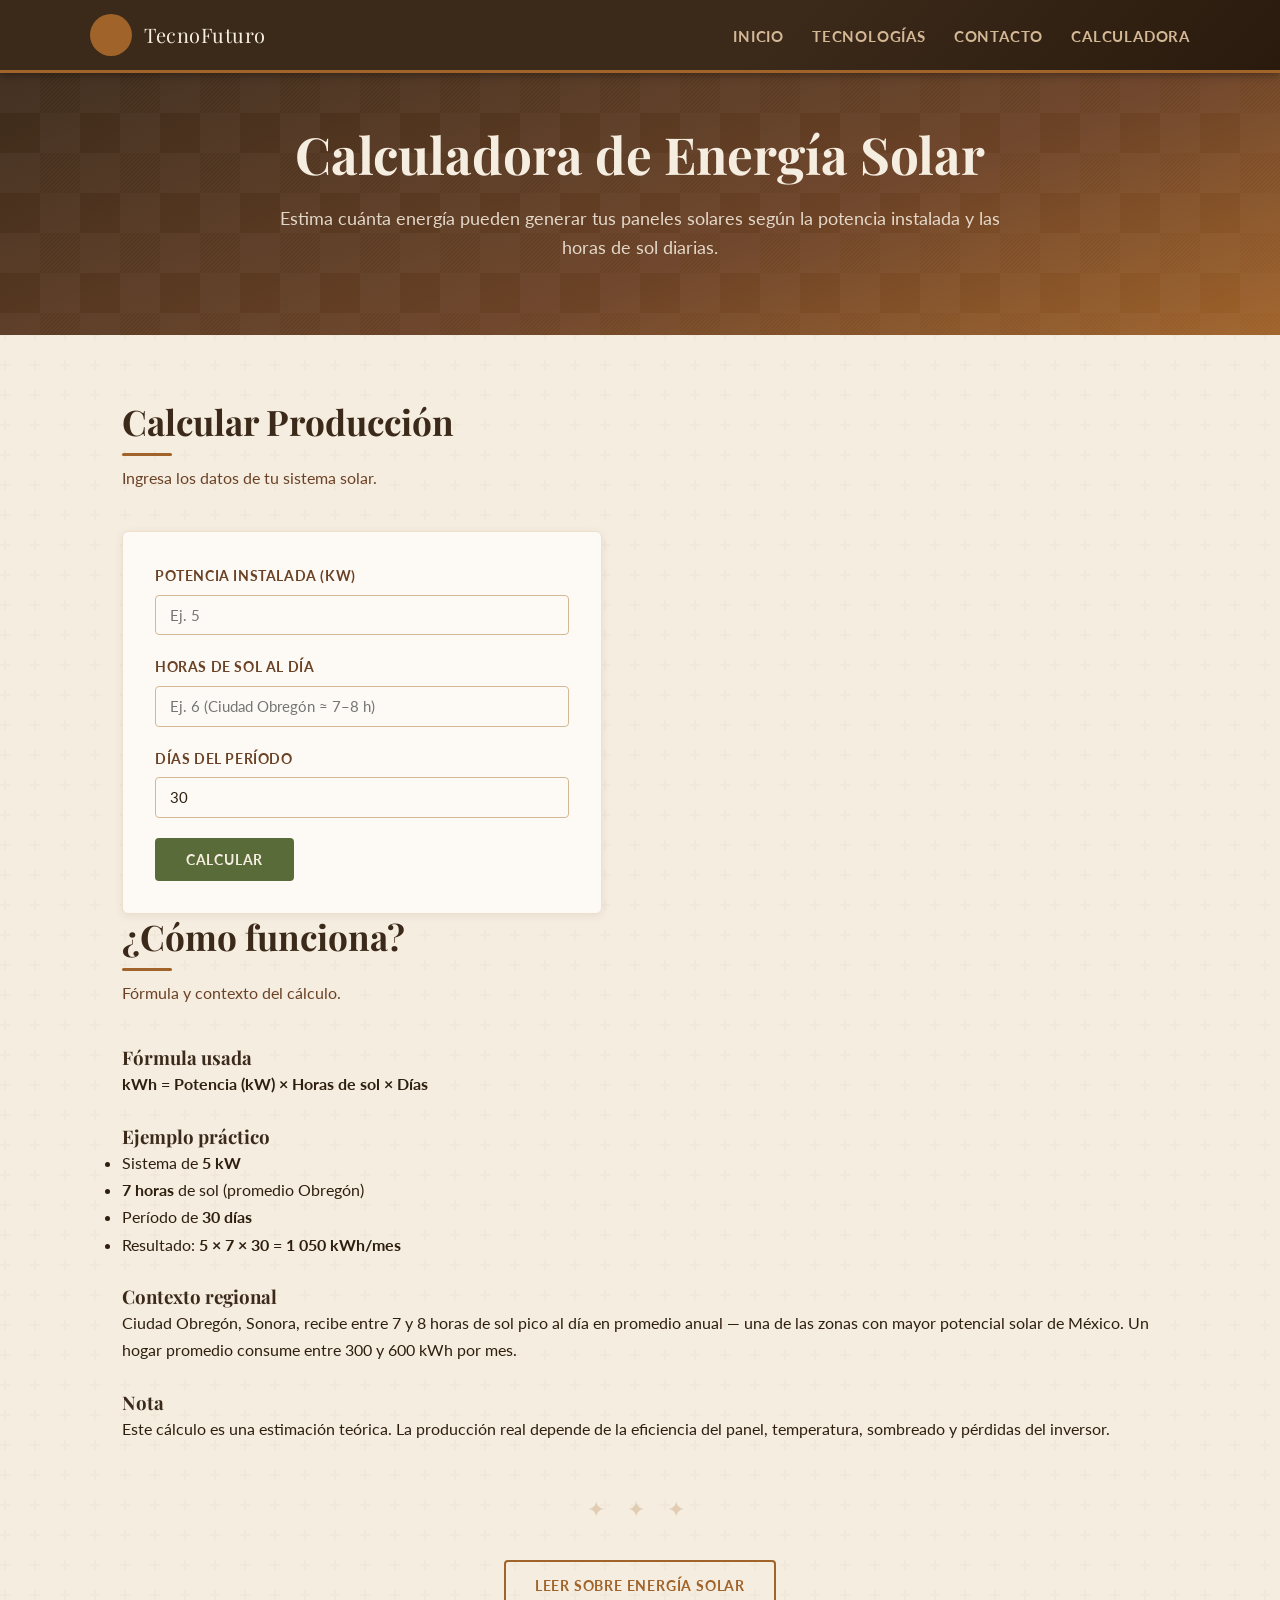
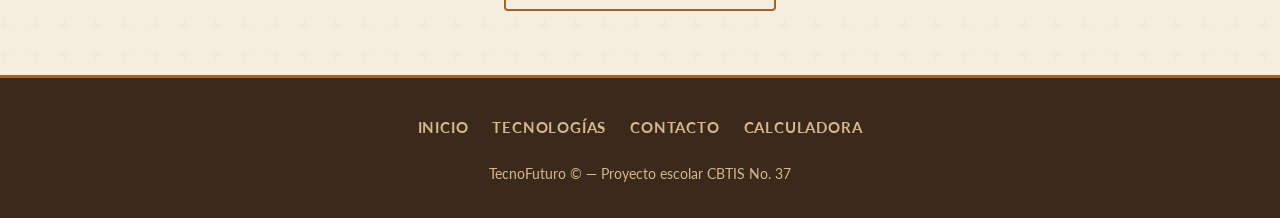
<file: calculadora.html>
<!DOCTYPE html>
<html lang="es">
<head>
  <meta charset="UTF-8" />
  <meta name="viewport" content="width=device-width, initial-scale=1.0" />
  <title>TecnoFuturo | Calculadora Solar</title>
  <link rel="stylesheet" href="css/styles.css" />
  <style src="css/calculadora.css"> </style>
</head>
<body>

  <header>
    <div class="header-inner">
      <a href="index.html" class="logo">
        <div class="logo-icon"></div>
        <span class="logo-text">TecnoFuturo</span>
      </a>
      <button class="menu-toggle" aria-label="Abrir menú">
        <span></span><span></span><span></span>
      </button>
      <nav>
        <ul>
          <li><a href="index.html">Inicio</a></li>
          <li><a href="tecnologias.html">Tecnologías</a></li>
          <li><a href="contacto.html">Contacto</a></li>
          <li><a href="calculadora.html">Calculadora</a></li>
        </ul>
      </nav>
    </div>
  </header>


  <section class="hero" style="padding:3rem 2rem 2.5rem;">
    <div class="hero-inner">
      <h1>Calculadora de Energía Solar </h1>
      <p>Estima cuánta energía pueden generar tus paneles solares según la potencia instalada y las horas de sol diarias.</p>
    </div>
  </section>


  <section class="seccion">
    <div class="calc-grid">

      <div>
        <h2 class="seccion-titulo">Calcular Producción</h2>
        <p class="seccion-subtitulo">Ingresa los datos de tu sistema solar.</p>

        <div class="calc-wrap">

          <div class="campo">
            <label for="potencia">Potencia instalada (kW)</label>
            <input type="number" id="potencia" placeholder="Ej. 5" min="0" step="0.1" />
          </div>

          <div class="campo">
            <label for="horas">Horas de sol al día</label>
            <input type="number" id="horas" placeholder="Ej. 6 (Ciudad Obregón ≈ 7–8 h)" min="0" max="24" step="0.5" />
          </div>

          <div class="campo">
            <label for="dias">Días del período</label>
            <input type="number" id="dias" placeholder="Ej. 30 para un mes" min="1" max="365" value="30" />
          </div>

          <button class="btn btn-verde" onclick="calcular()">Calcular</button>

          <div id="resultado-calc">
            <div class="resultado-icon" id="res-icono"></div>
            <p id="res-texto" style="font-size:1rem;"></p>
            <span class="nivel-badge" id="res-badge"></span>
          </div>

        </div>
      </div>


      <div>
        <h2 class="seccion-titulo">¿Cómo funciona?</h2>
        <p class="seccion-subtitulo">Fórmula y contexto del cálculo.</p>

        <div class="explicacion">
          <h3>Fórmula usada</h3>
          <p>
            <strong>kWh = Potencia (kW) × Horas de sol × Días</strong>
          </p>
          <br>
          <h3>Ejemplo práctico</h3>
          <ul>
            <li>Sistema de <strong>5 kW</strong></li>
            <li><strong>7 horas</strong> de sol (promedio Obregón)</li>
            <li>Período de <strong>30 días</strong></li>
            <li>Resultado: <strong>5 × 7 × 30 = 1 050 kWh/mes</strong></li>
          </ul>
          <br>
          <h3>Contexto regional</h3>
          <p>
            Ciudad Obregón, Sonora, recibe entre 7 y 8 horas de sol pico al día en promedio anual — una de las zonas con mayor potencial solar de México. Un hogar promedio consume entre 300 y 600 kWh por mes.
          </p>
          <br>
          <h3>Nota</h3>
          <p>Este cálculo es una estimación teórica. La producción real depende de la eficiencia del panel, temperatura, sombreado y pérdidas del inversor.</p>
        </div>
      </div>

    </div>

    <div class="separador" style="margin-top:3rem;">✦ ✦ ✦</div>
    <p style="text-align:center; margin-top:2rem;">
      <a href="tecnologias.html#solar" class="btn btn-outline">Leer sobre energía solar</a>
    </p>
  </section>
  <footer>
    <div class="footer-inner">
      <nav class="footer-nav">
        <a href="index.html">Inicio</a>
        <a href="tecnologias.html">Tecnologías</a>
        <a href="contacto.html">Contacto</a>
        <a href="calculadora.html">Calculadora</a>
      </nav>
      <p> TecnoFuturo &copy; <span id="anio"></span> — Proyecto escolar CBTIS No. 37</p>
    </div>
  </footer>
  <script src="js/calculadora.js"> </script>
</body>
</html>
</file>
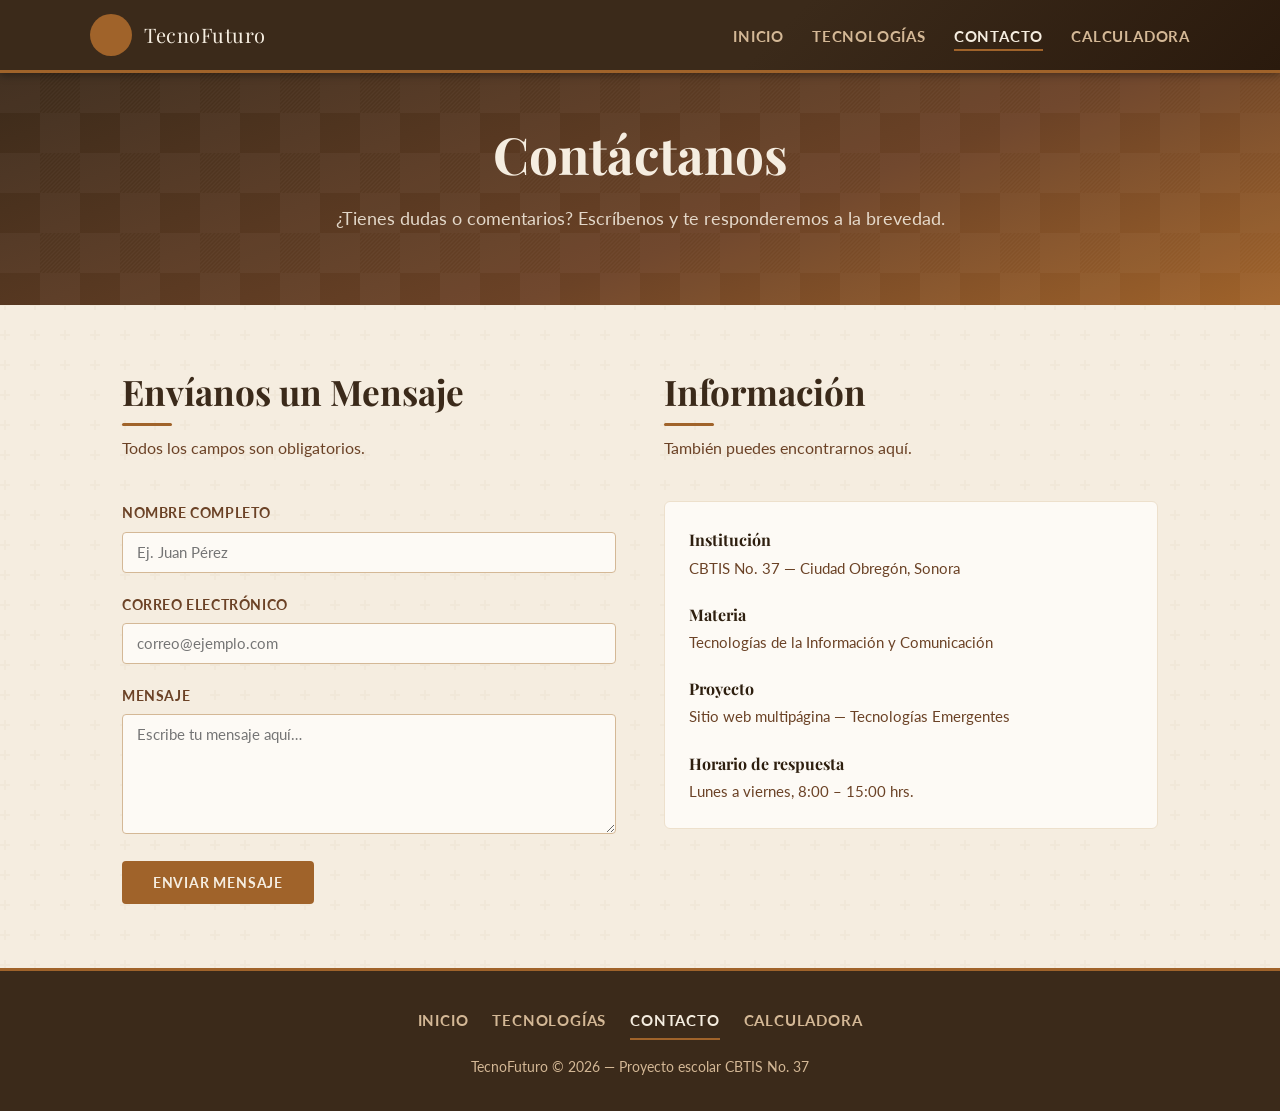
<file: contacto.html>
<!DOCTYPE html>
<html lang="es">
<head>
  <meta charset="UTF-8" />
  <meta name="viewport" content="width=device-width, initial-scale=1.0" />
  <title>TecnoFuturo | Contacto</title>
  <link rel="stylesheet" href="css/styles.css" />
  <style>
   
  </style>
</head>
<body>

  <header>
    <div class="header-inner">
      <a href="index.html" class="logo">
        <div class="logo-icon"></div>
        <span class="logo-text">TecnoFuturo</span>
      </a>
      <button class="menu-toggle" aria-label="Abrir menú">
        <span></span><span></span><span></span>
      </button>
      <nav>
        <ul>
          <li><a href="index.html">Inicio</a></li>
          <li><a href="tecnologias.html">Tecnologías</a></li>
          <li><a href="contacto.html">Contacto</a></li>
          <li><a href="calculadora.html">Calculadora</a></li>
        </ul>
      </nav>
    </div>
  </header>

  <section class="hero" style="padding:3rem 2rem 2.5rem;">
    <div class="hero-inner">
      <h1>Contáctanos</h1>
      <p>¿Tienes dudas o comentarios? Escríbenos y te responderemos a la brevedad.</p>
    </div>
  </section>

  <section class="seccion">
    <div style="display:grid; grid-template-columns:1fr 1fr; gap:3rem; align-items:start;">

      <div>
        <h2 class="seccion-titulo">Envíanos un Mensaje</h2>
        <p class="seccion-subtitulo">Todos los campos son obligatorios.</p>

        <div id="alerta" class="alerta" role="alert"></div>

        <form id="miFormulario">
  <div class="form-wrap">
    <div class="campo">
      <label for="nombre">Nombre completo</label>
      <input type="text" id="nombre" name="nombre" placeholder="Ej. Juan Pérez" autocomplete="name" />
    </div>

    <div class="campo">
      <label for="email">Correo electrónico</label>
      <input type="email" id="email" name="email" placeholder="correo@ejemplo.com" autocomplete="email" />
    </div>

    <div class="campo">
      <label for="mensaje">Mensaje</label>
      <textarea id="mensaje" name="mensaje" placeholder="Escribe tu mensaje aquí…"></textarea>
    </div>

    <button type="submit" class="btn btn-primary">Enviar Mensaje</button>
  </div>
</form>
      </div>

      <div>
        <h2 class="seccion-titulo">Información</h2>
        <p class="seccion-subtitulo">También puedes encontrarnos aquí.</p>

        <div style="background:var(--blanco); border:1px solid var(--crema-oscura); border-radius:6px; padding:1.5rem; display:flex; flex-direction:column; gap:1.25rem;">
          <div>
            <strong style="font-family:'Playfair Display',serif;">Institución</strong><br>
            <span style="color:var(--texto-claro); font-size:.92rem;">CBTIS No. 37 — Ciudad Obregón, Sonora</span>
          </div>
          <div>
            <strong style="font-family:'Playfair Display',serif;">Materia</strong><br>
            <span style="color:var(--texto-claro); font-size:.92rem;">Tecnologías de la Información y Comunicación</span>
          </div>
          <div>
            <strong style="font-family:'Playfair Display',serif;">Proyecto</strong><br>
            <span style="color:var(--texto-claro); font-size:.92rem;">Sitio web multipágina — Tecnologías Emergentes</span>
          </div>
          <div>
            <strong style="font-family:'Playfair Display',serif;">Horario de respuesta</strong><br>
            <span style="color:var(--texto-claro); font-size:.92rem;">Lunes a viernes, 8:00 – 15:00 hrs.</span>
          </div>
        </div>
      </div>

    </div>
  </section>

  <footer>
    <div class="footer-inner">
      <nav class="footer-nav">
        <a href="index.html">Inicio</a>
        <a href="tecnologias.html">Tecnologías</a>
        <a href="contacto.html">Contacto</a>
        <a href="calculadora.html">Calculadora</a>
      </nav>
      <p>TecnoFuturo &copy; <span id="anio"></span> — Proyecto escolar CBTIS No. 37</p>
    </div>
  </footer>

  <script src="js/main.js"></script>
  <script src="js/contacto.js"></script>
</body>
</html>
</file>
<file: css/styles.css>
@import url('https://fonts.googleapis.com/css2?family=Playfair+Display:wght@400;600;700&family=Lato:wght@300;400;700&display=swap');


:root {
  --cafe-oscuro:  #3b2a1a;
  --cafe-medio:   #6b4226;
  --cafe-claro:   #a0632a;
  --arena:        #d4b896;
  --crema:        #f5ede0;
  --crema-oscura: #ede0cc;
  --verde-musgo:  #5a6b3a;
  --texto:        #2e1f0f;
  --texto-claro:  #6b4226;
  --blanco:       #fdfaf5;
}

*, *::before, *::after { box-sizing: border-box; margin: 0; padding: 0; }

html { scroll-behavior: smooth; }

body {
  font-family: 'Lato', sans-serif;
  background-color: var(--crema);
  color: var(--texto);
  line-height: 1.7;
  background-image:
    url("data:image/svg+xml,%3Csvg width='60' height='60' viewBox='0 0 60 60' xmlns='http://www.w3.org/2000/svg'%3E%3Cg fill='none' fill-rule='evenodd'%3E%3Cg fill='%23a0632a' fill-opacity='0.04'%3E%3Cpath d='M36 34v-4h-2v4h-4v2h4v4h2v-4h4v-2h-4zm0-30V0h-2v4h-4v2h4v4h2V6h4V4h-4zM6 34v-4H4v4H0v2h4v4h2v-4h4v-2H6zM6 4V0H4v4H0v2h4v4h2V6h4V4H6z'/%3E%3C/g%3E%3C/g%3E%3C/svg%3E");
}

h1, h2, h3, h4 {
  font-family: 'Playfair Display', serif;
  color: var(--cafe-oscuro);
  line-height: 1.3;
}

a { color: var(--cafe-claro); text-decoration: none; transition: color .25s; }
a:hover { color: var(--verde-musgo); }

img { max-width: 100%; height: auto; display: block; border-radius: 4px; }

header {
  background-color: var(--cafe-oscuro);
  background-image: linear-gradient(135deg, var(--cafe-oscuro) 60%, #2a1a0d);
  padding: 0 2rem;
  position: sticky;
  top: 0;
  z-index: 1000;
  box-shadow: 0 2px 8px rgba(0,0,0,0.35);
  border-bottom: 3px solid var(--cafe-claro);
}

.header-inner {
  max-width: 1100px;
  margin: 0 auto;
  display: flex;
  align-items: center;
  justify-content: space-between;
  height: 70px;
}

.logo {
  display: flex;
  align-items: center;
  gap: .75rem;
  text-decoration: none;
}
.logo-icon {
  width: 42px;
  height: 42px;
  background: var(--cafe-claro);
  border-radius: 50%;
  display: flex;
  align-items: center;
  justify-content: center;
  font-size: 1.3rem;
}
.logo-text {
  font-family: 'Playfair Display', serif;
  font-size: 1.25rem;
  color: var(--crema);
  letter-spacing: .5px;
}

nav ul {
  list-style: none;
  display: flex;
  gap: 1.75rem;
}
nav a {
  color: var(--arena);
  font-size: .92rem;
  font-weight: 700;
  letter-spacing: .8px;
  text-transform: uppercase;
  padding: .3rem 0;
  border-bottom: 2px solid transparent;
  transition: all .25s;
}
nav a:hover,
nav a.activo {
  color: var(--crema);
  border-color: var(--cafe-claro);
}


.menu-toggle {
  display: none;
  flex-direction: column;
  gap: 5px;
  background: none;
  border: none;
  cursor: pointer;
  padding: 4px;
}
.menu-toggle span {
  width: 26px;
  height: 2px;
  background: var(--arena);
  border-radius: 2px;
  transition: all .3s;
}


.hero {
  background: linear-gradient(160deg, var(--cafe-oscuro) 0%, var(--cafe-medio) 60%, var(--cafe-claro) 100%);
  color: var(--crema);
  padding: 5rem 2rem 4rem;
  text-align: center;
  position: relative;
  overflow: hidden;
}
.hero::before {
  content: '';
  position: absolute;
  inset: 0;
  background: url("data:image/svg+xml,%3Csvg width='80' height='80' viewBox='0 0 80 80' xmlns='http://www.w3.org/2000/svg'%3E%3Cg fill='%23f5ede0' fill-opacity='0.04'%3E%3Cpath d='M0 0h40v40H0V0zm40 40h40v40H40V40zm0-40h2l-2 2V0zm0 4l4-4h2l-6 6V4zm0 4l8-8h2L40 10V8zm0 4L52 0h2L40 14v-2zm0 4L56 0h2L40 18v-2zm0 4L60 0h2L40 22v-2zm0 4L64 0h2L40 26v-2zm0 4L68 0h2L40 30v-2zm0 4L72 0h2L40 34v-2zm0 4L76 0h2L40 38v-2zm0 4L80 0v2L42 40h-2zm4 0L80 4v2L46 40h-2zm4 0L80 8v2L50 40h-2zm4 0L80 12v2L54 40h-2zm4 0L80 16v2L58 40h-2zm4 0L80 20v2L62 40h-2zm4 0L80 24v2L66 40h-2zm4 0L80 28v2L70 40h-2zm4 0L80 32v2L74 40h-2zm4 0L80 36v2L78 40h-2zm4 0L80 40 78 40z'/%3E%3C/g%3E%3C/svg%3E");
}
.hero-inner { position: relative; max-width: 720px; margin: 0 auto; }
.hero h1 { font-size: clamp(2rem, 5vw, 3.2rem); margin-bottom: 1rem; color: var(--crema); }
.hero p { font-size: 1.1rem; opacity: .88; margin-bottom: 2rem; }

#ubicacion {
  display: inline-block;
  background: rgba(245,237,224,.12);
  border: 1px solid rgba(245,237,224,.25);
  color: var(--arena);
  font-size: .85rem;
  padding: .4rem 1rem;
  border-radius: 20px;
  margin-bottom: 2rem;
}


.btn {
  display: inline-block;
  padding: .7rem 1.8rem;
  border-radius: 4px;
  font-family: 'Lato', sans-serif;
  font-weight: 700;
  font-size: .9rem;
  letter-spacing: .8px;
  text-transform: uppercase;
  cursor: pointer;
  border: 2px solid transparent;
  transition: all .28s ease;
}
.btn-primary {
  background: var(--cafe-claro);
  color: var(--crema);
  border-color: var(--cafe-claro);
}
.btn-primary:hover {
  background: var(--cafe-medio);
  border-color: var(--cafe-medio);
  color: var(--crema);
  transform: translateY(-2px);
  box-shadow: 0 4px 12px rgba(59,42,26,.3);
}
.btn-outline {
  background: transparent;
  color: var(--cafe-claro);
  border-color: var(--cafe-claro);
}
.btn-outline:hover {
  background: var(--cafe-claro);
  color: var(--crema);
  transform: translateY(-2px);
}
.btn-verde {
  background: var(--verde-musgo);
  color: var(--crema);
  border-color: var(--verde-musgo);
}
.btn-verde:hover {
  background: #4a5a2e;
  transform: translateY(-2px);
}


.seccion {
  padding: 4rem 2rem;
  max-width: 1100px;
  margin: 0 auto;
}
.seccion-titulo {
  font-size: clamp(1.6rem, 3vw, 2.2rem);
  margin-bottom: .5rem;
  position: relative;
}
.seccion-titulo::after {
  content: '';
  display: block;
  width: 50px;
  height: 3px;
  background: var(--cafe-claro);
  margin-top: .5rem;
  border-radius: 2px;
}
.seccion-subtitulo { color: var(--texto-claro); margin-bottom: 2.5rem; font-size: 1rem; }


.cards-grid {
  display: grid;
  grid-template-columns: repeat(auto-fit, minmax(240px, 1fr));
  gap: 1.75rem;
}
.card {
  background: var(--blanco);
  border: 1px solid var(--crema-oscura);
  border-radius: 6px;
  overflow: hidden;
  transition: transform .3s, box-shadow .3s;
  box-shadow: 0 2px 6px rgba(59,42,26,.08);
}
.card:hover {
  transform: translateY(-4px);
  box-shadow: 0 8px 22px rgba(59,42,26,.14);
}
.card-img {
  width: 100%;
  height: 165px;
  object-fit: cover;
}
.card-img-placeholder {
  width: 100%;
  height: 165px;
  display: flex;
  align-items: center;
  justify-content: center;
  font-size: 3rem;
  background: linear-gradient(135deg, var(--cafe-medio), var(--cafe-oscuro));
}
.card-body { padding: 1.25rem 1.25rem 1.5rem; }
.card-body h3 { font-size: 1.15rem; margin-bottom: .5rem; }
.card-body p { font-size: .9rem; color: var(--texto-claro); margin-bottom: 1rem; line-height: 1.6; }


.detalle-extra {
  display: none;
  font-size: .88rem;
  color: var(--texto);
  background: var(--crema);
  border-left: 3px solid var(--cafe-claro);
  padding: .75rem;
  border-radius: 0 4px 4px 0;
  margin-bottom: 1rem;
  animation: fadeIn .3s ease;
}
.detalle-extra.abierto { display: block; }

@keyframes fadeIn { from { opacity:0; transform:translateY(-6px); } to { opacity:1; transform:translateY(0); } }


.separador {
  text-align: center;
  margin: 2rem 0;
  color: var(--arena);
  font-size: 1.4rem;
  letter-spacing: 8px;
  opacity: .6;
}


.form-wrap {
  max-width: 580px;
}
.campo {
  margin-bottom: 1.25rem;
}
.campo label {
  display: block;
  font-weight: 700;
  font-size: .88rem;
  text-transform: uppercase;
  letter-spacing: .6px;
  color: var(--cafe-medio);
  margin-bottom: .4rem;
}
.campo input,
.campo textarea {
  width: 100%;
  padding: .65rem .9rem;
  border: 1.5px solid var(--arena);
  border-radius: 4px;
  background: var(--blanco);
  color: var(--texto);
  font-family: 'Lato', sans-serif;
  font-size: .95rem;
  transition: border-color .25s, box-shadow .25s;
}
.campo input:focus,
.campo textarea:focus {
  outline: none;
  border-color: var(--cafe-claro);
  box-shadow: 0 0 0 3px rgba(160,99,42,.15);
}
.campo textarea { resize: vertical; min-height: 120px; }


.calc-wrap {
  max-width: 480px;
  background: var(--blanco);
  border: 1px solid var(--crema-oscura);
  border-radius: 6px;
  padding: 2rem;
  box-shadow: 0 2px 8px rgba(59,42,26,.08);
}
#resultado-calc {
  margin-top: 1.25rem;
  padding: 1rem;
  background: var(--crema);
  border-left: 4px solid var(--verde-musgo);
  border-radius: 0 4px 4px 0;
  font-family: 'Playfair Display', serif;
  font-size: 1.1rem;
  display: none;
}
#resultado-calc.visible { display: block; }

footer {
  background: var(--cafe-oscuro);
  color: var(--arena);
  text-align: center;
  padding: 2rem;
  font-size: .85rem;
  border-top: 3px solid var(--cafe-claro);
}
footer a { color: var(--arena); }
footer a:hover { color: var(--crema); }
.footer-inner { max-width: 1100px; margin: 0 auto; }
.footer-nav { display: flex; justify-content: center; gap: 1.5rem; margin-bottom: 1rem; flex-wrap: wrap; }

@media (max-width: 768px) {
  .menu-toggle { display: flex; }
  nav ul {
    display: none;
    flex-direction: column;
    position: absolute;
    top: 70px;
    left: 0;
    width: 100%;
    background: var(--cafe-oscuro);
    padding: 1rem 2rem 1.5rem;
    gap: .75rem;
    border-bottom: 3px solid var(--cafe-claro);
  }
  nav ul.abierto { display: flex; }
  .hero { padding: 3rem 1.5rem 2.5rem; }
  .seccion { padding: 3rem 1.5rem; }
  .cards-grid { grid-template-columns: 1fr; }
}
</file>
